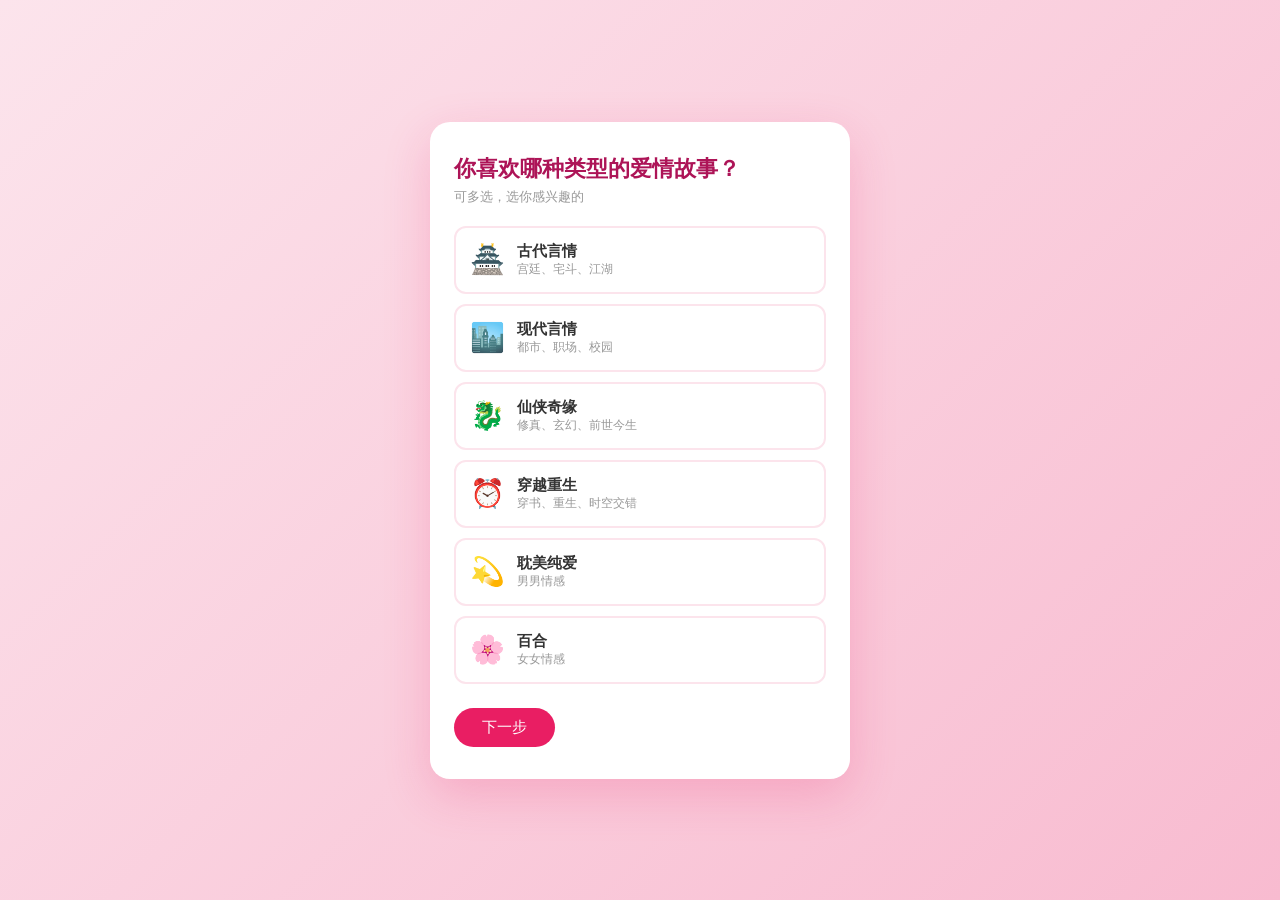
<file: index.html>
<!DOCTYPE html>
<html lang="zh-CN">
<head>
<meta charset="UTF-8">
<meta name="viewport" content="width=device-width, initial-scale=1.0, viewport-fit=cover">
<meta name="theme-color" name="theme-color" content="#c2185b">
<meta name="description" content="阅荐言情 · 发现你的下一本心动小说">
<title>阅荐言情 · 发现你的心动小说</title>
<link rel="manifest" href="manifest.json">
<link rel="icon" href="icons/icon-192.png">
<link rel="apple-touch-icon" href="icons/icon-192.png">
<link rel="stylesheet" href="style.css?v=6">
</head>
<body>

<!-- 首屏引导问卷 -->
<div id="onboarding" class="onboarding" hidden>
  <div class="ob-card">
    <h2 id="ob-title">欢迎来到阅荐言情</h2>
    <p id="ob-sub">花10秒告诉我们你的偏好，推荐更懂你</p>
    <div id="ob-body"></div>
    <div class="ob-nav">
      <button id="ob-back" type="button" class="ghost" hidden>上一步</button>
      <button id="ob-next" type="button" class="primary">开始</button>
    </div>
  </div>
</div>

<header class="topbar">
  <div class="brand">
    <span class="logo">💘</span>
    <div class="brand-txt">
      <h1>阅荐言情</h1>
      <p id="greeting">发现你的下一本心动小说</p>
    </div>
  </div>
  <div class="top-actions">
    <button id="game-btn" type="button" class="ghost" title="纯文字互动故事">🎮 互动故事</button>
    <button id="retry-btn" type="button" class="ghost" title="重新选择偏好" hidden>🎯 重选偏好</button>
  </div>
</header>

<section class="search-wrap">
  <input id="search-input" type="search" placeholder="搜书名 / 作者（中英文都可）" autocomplete="off">
</section>

<main id="main"></main>

<div id="overlay" class="overlay" hidden>
  <div class="modal" id="modal"></div>
</div>

<div id="game-overlay" class="overlay" hidden>
  <div id="game-content" class="game-panel"></div>
</div>

<script src="story-data.js?v=6"></script>
<script src="app.js?v=6"></script>
<script>
if("serviceWorker" in navigator){
  window.addEventListener("load", ()=>{ navigator.serviceWorker.register("sw.js").catch(()=>{}); });
}
</script>
</body>
</html>
</file>
<file: style.css>
/* 阅荐言情 · 粉系言情风格 + Netflix横向卡片流 */
[hidden]{display:none !important}
:root{
  --bg:#fff5f7; --card:#fff; --text:#333; --sub:#999;
  --primary:#e91e63; --primary-d:#ad1457; --border:#fce4ec;
  --shadow:0 2px 12px rgba(233,30,99,.08);
}
*{margin:0;padding:0;box-sizing:border-box}
body{font-family:-apple-system,BlinkMacSystemFont,"Segoe UI","PingFang SC","Hiragino Sans GB","Microsoft YaHei",sans-serif;
  background:var(--bg);color:var(--text);padding-bottom:40px}

/* 顶栏 */
.topbar{background:linear-gradient(135deg,#e91e63,#c2185b);color:#fff;padding:16px 20px;
  display:flex;justify-content:space-between;align-items:center;position:sticky;top:0;z-index:100;
  box-shadow:0 2px 8px rgba(233,30,99,.3)}
.brand{display:flex;align-items:center;gap:10px}
.logo{font-size:28px}
.brand-txt h1{font-size:20px;font-weight:700}
.brand-txt p{font-size:12px;opacity:.9;margin-top:2px}

/* 搜索 */
.search-wrap{padding:12px 16px;position:sticky;top:64px;background:var(--bg);z-index:99}
#search-input{width:100%;padding:12px 16px;border:2px solid var(--border);border-radius:24px;
  font-size:15px;outline:none;background:#fff;transition:border .2s}
#search-input:focus{border-color:var(--primary)}

/* 子分类筛选栏 */
.subcat-bar{display:flex;gap:8px;overflow-x:auto;padding:8px 16px;
  background:#fff;border-bottom:1px solid var(--border);
  -webkit-overflow-scrolling:touch;scrollbar-width:thin;
  position:sticky;top:118px;z-index:98}
.subcat-bar::-webkit-scrollbar{height:3px}
.subcat-bar::-webkit-scrollbar-thumb{background:#f8bbd0;border-radius:2px}
.subcat-chip{flex-shrink:0;padding:6px 14px;border-radius:16px;font-size:13px;
  background:#fce4ec;color:var(--primary-d);cursor:pointer;
  transition:all .2s;border:1px solid transparent;white-space:nowrap}
.subcat-chip:hover{background:#f8bbd0}
.subcat-chip.on{background:var(--primary);color:#fff;border-color:var(--primary)}

/* 主内容 */
main{padding:8px 0}

/* 横向卡片流 */
.book-row{margin-bottom:24px}
.row-title{font-size:17px;font-weight:700;padding:8px 16px;margin-bottom:8px;
  border-left:4px solid var(--primary);padding-left:12px}
.row-scroll{display:flex;gap:12px;overflow-x:auto;padding:4px 16px;
  -webkit-overflow-scrolling:touch;scrollbar-width:thin}
.row-scroll::-webkit-scrollbar{height:4px}
.row-scroll::-webkit-scrollbar-thumb{background:#f8bbd0;border-radius:2px}

/* 书架网格（子分类 / 搜索结果） */
.book-grid{display:grid;grid-template-columns:repeat(auto-fill,minmax(130px,1fr));
  gap:16px;padding:4px 16px;overflow:visible}
.book-grid .card{flex:none;width:100%}
.book-grid .cover{width:100%}

/* 卡片 */
.card{flex:0 0 130px;cursor:pointer;transition:transform .25s, box-shadow .25s}
.card:hover{transform:scale(1.06) translateY(-4px);z-index:10;
  box-shadow:0 8px 24px rgba(233,30,99,.2)}
.card-cover-wrap{position:relative;margin-bottom:6px}
.cover{position:relative;width:130px;height:185px;border-radius:8px;overflow:hidden;
  display:flex;flex-direction:column;justify-content:flex-end;padding:10px;
  box-shadow:0 2px 8px rgba(0,0,0,.12)}
.cover-img{position:absolute;inset:0;width:100%;height:100%;object-fit:cover;z-index:0}
.cover:has(.cover-img)::after{content:"";position:absolute;left:0;right:0;bottom:0;height:55%;background:linear-gradient(transparent,rgba(0,0,0,.55));z-index:0}
.cd-shape{position:absolute;background:rgba(255,255,255,.16);z-index:0}
.cd-lines{position:absolute;z-index:0;display:flex;flex-direction:column;gap:5px}
.cd-lines i{display:block;width:34px;height:2px;background:rgba(255,255,255,.25);border-radius:2px}
.ctitle{position:relative;z-index:1;color:#fff;font-size:12px;font-weight:700;line-height:1.3;
  text-shadow:0 1px 3px rgba(0,0,0,.4)}
.cauthor{position:relative;z-index:1;color:rgba(255,255,255,.85);font-size:10px;margin-top:4px}
.rank-badge{position:absolute;top:-4px;left:-4px;background:var(--primary);color:#fff;
  font-size:11px;font-weight:700;padding:2px 8px;border-radius:10px;z-index:2;
  box-shadow:0 2px 4px rgba(0,0,0,.2)}
.card-title{font-size:12px;font-weight:600;line-height:1.3;
  overflow:hidden;text-overflow:ellipsis;display:-webkit-box;-webkit-line-clamp:2;-webkit-box-orient:vertical}
.card-author{font-size:11px;color:var(--sub);margin-top:2px}
.card-stars{font-size:11px;color:#c77e2e;margin-top:2px}

/* 空状态 */
.empty{text-align:center;padding:60px 20px;color:var(--sub);font-size:14px}

/* 详情弹窗 */
.overlay{position:fixed;inset:0;background:rgba(0,0,0,.5);z-index:1000;
  display:flex;align-items:center;justify-content:center;padding:20px}
.modal{background:#fff;border-radius:16px;max-width:480px;width:100%;max-height:85vh;
  overflow-y:auto;padding:24px;box-shadow:0 16px 48px rgba(0,0,0,.2)}
.modal-head{display:flex;gap:16px;margin-bottom:16px}
.modal-head .cover{width:110px;height:155px;flex-shrink:0}
.modal-head h2{font-size:18px;line-height:1.4;margin-bottom:8px}
.modal-head .meta{font-size:13px;color:var(--sub);margin-top:3px}
.tags{margin-top:8px;display:flex;gap:6px;flex-wrap:wrap}
.t{background:#fce4ec;color:var(--primary-d);font-size:11px;padding:2px 8px;border-radius:10px}
.desc-block{margin-top:12px}
.desc-block h4{font-size:14px;color:var(--primary);margin-bottom:6px}
.desc-body{font-size:14px;line-height:1.7;color:#555;white-space:pre-wrap}
.modal-close{display:block;margin:20px auto 0;padding:10px 32px;background:var(--primary);
  color:#fff;border:none;border-radius:20px;font-size:14px;cursor:pointer}
.modal-close:hover{background:var(--primary-d)}

/* 首屏问卷 */
.onboarding{position:fixed;inset:0;background:linear-gradient(135deg,#fce4ec,#f8bbd0);
  z-index:2000;display:flex;align-items:center;justify-content:center;padding:20px}
.ob-card{background:#fff;border-radius:20px;max-width:420px;width:100%;padding:32px 24px;
  box-shadow:0 16px 48px rgba(233,30,99,.2)}
.ob-card h2{font-size:22px;color:var(--primary-d);margin-bottom:4px}
.ob-card>p{font-size:13px;color:var(--sub);margin-bottom:20px}
.ob-opts{display:flex;flex-direction:column;gap:10px}
.ob-opt{display:flex;align-items:center;gap:12px;padding:14px;border:2px solid #fce4ec;
  border-radius:12px;cursor:pointer;transition:all .2s}
.ob-opt:hover{border-color:var(--primary);background:#fff5f7}
.ob-opt.on{border-color:var(--primary);background:#fce4ec}
.ob-icon{font-size:28px}
.ob-label{font-size:15px;font-weight:600}
.ob-desc{font-size:12px;color:var(--sub)}
.ob-nav{display:flex;justify-content:space-between;margin-top:24px}
.primary{background:var(--primary);color:#fff;border:none;padding:10px 28px;
  border-radius:20px;font-size:15px;cursor:pointer}
.primary:hover{background:var(--primary-d)}
.ghost{background:transparent;color:var(--primary);border:1px solid var(--primary);
  padding:10px 20px;border-radius:20px;font-size:14px;cursor:pointer}

/* 重选偏好按钮 */
#retry-btn{background:rgba(255,255,255,.2);color:#fff;border:1px solid rgba(255,255,255,.4);
  padding:6px 14px;border-radius:14px;font-size:12px;cursor:pointer}
.top-actions{display:flex;gap:8px;align-items:center}

/* ===== 文字互动故事 ===== */
.game-panel{background:#fff;border-radius:16px;max-width:560px;width:100%;max-height:85vh;
  overflow-y:auto;padding:24px;box-shadow:0 16px 48px rgba(0,0,0,.2)}
.game-head{display:flex;justify-content:space-between;align-items:center;margin-bottom:16px;gap:10px}
.game-head h3{font-size:18px;color:var(--primary-d)}
.game-head p{font-size:12px;color:var(--sub);margin-top:2px}
.game-back{background:none;border:none;color:var(--primary);font-size:13px;cursor:pointer;white-space:nowrap}
.story-list{display:flex;flex-direction:column;gap:12px;margin-bottom:18px}
.story-card{display:flex;align-items:center;gap:14px;padding:16px;border:2px solid var(--border);
  border-radius:14px;transition:all .2s}
.story-card:hover{border-color:var(--primary);background:#fff5f7}
.story-icon{font-size:30px;flex-shrink:0}
.story-info{flex:1;min-width:0}
.story-title{font-size:15px;font-weight:700;margin-bottom:4px}
.story-desc{font-size:12px;color:var(--sub);line-height:1.5}
.story-start{flex-shrink:0;background:var(--primary);color:#fff;border:none;padding:8px 18px;
  border-radius:16px;font-size:13px;cursor:pointer}
.story-start:hover{background:var(--primary-d)}
.story-text{font-size:15px;line-height:1.9;color:#444;background:#fff5f7;border-radius:12px;
  padding:18px;margin-bottom:18px;white-space:pre-wrap}
.story-choices{display:flex;flex-direction:column;gap:10px}
.story-choice{text-align:left;padding:14px 16px;border:2px solid var(--border);border-radius:12px;
  background:#fff;font-size:14px;cursor:pointer;transition:all .2s;color:var(--text)}
.story-choice:hover{border-color:var(--primary);background:#fff5f7}
.ending{border-radius:14px;padding:20px;margin-bottom:18px}
.ending-good{background:#e8f5e9;border:1px solid #a5d6a7}
.ending-ok{background:#e3f2fd;border:1px solid #90caf9}
.ending-bittersweet{background:#ede7f6;border:1px solid #b39ddb}
.ending-title{font-size:16px;font-weight:700;margin-bottom:8px;color:var(--primary-d)}
.ending-text{font-size:14px;line-height:1.8;color:#555;white-space:pre-wrap}
.game-btns{display:flex;gap:10px;justify-content:center;flex-wrap:wrap}
.game-btn{padding:10px 24px;border-radius:20px;font-size:14px;cursor:pointer}

/* 响应式：手机 */
@media(max-width:480px){
  .card{flex:0 0 105px}
  .cover{width:105px;height:150px}
  .ctitle{font-size:11px}
}
</file>
<file: pwa/style.css>
/* 阅荐言情 · 粉系言情风格 + Netflix横向卡片流 */
:root{
  --bg:#fff5f7; --card:#fff; --text:#333; --sub:#999;
  --primary:#e91e63; --primary-d:#ad1457; --border:#fce4ec;
  --shadow:0 2px 12px rgba(233,30,99,.08);
}
*{margin:0;padding:0;box-sizing:border-box}
body{font-family:-apple-system,BlinkMacSystemFont,"Segoe UI","PingFang SC","Hiragino Sans GB","Microsoft YaHei",sans-serif;
  background:var(--bg);color:var(--text);padding-bottom:40px}

/* 顶栏 */
.topbar{background:linear-gradient(135deg,#e91e63,#c2185b);color:#fff;padding:16px 20px;
  display:flex;justify-content:space-between;align-items:center;position:sticky;top:0;z-index:100;
  box-shadow:0 2px 8px rgba(233,30,99,.3)}
.brand{display:flex;align-items:center;gap:10px}
.logo{font-size:28px}
.brand-txt h1{font-size:20px;font-weight:700}
.brand-txt p{font-size:12px;opacity:.9;margin-top:2px}

/* 搜索 */
.search-wrap{padding:12px 16px;position:sticky;top:64px;background:var(--bg);z-index:99}
#search-input{width:100%;padding:12px 16px;border:2px solid var(--border);border-radius:24px;
  font-size:15px;outline:none;background:#fff;transition:border .2s}
#search-input:focus{border-color:var(--primary)}

/* 主内容 */
main{padding:8px 0}

/* 横向卡片流 */
.book-row{margin-bottom:24px}
.row-title{font-size:17px;font-weight:700;padding:8px 16px;margin-bottom:8px;
  border-left:4px solid var(--primary);padding-left:12px}
.row-scroll{display:flex;gap:12px;overflow-x:auto;padding:4px 16px;
  -webkit-overflow-scrolling:touch;scrollbar-width:thin}
.row-scroll.single{flex-direction:column;overflow-x:hidden;overflow-y:auto}
.row-scroll.single .card{width:100%}
.row-scroll::-webkit-scrollbar{height:4px}
.row-scroll::-webkit-scrollbar-thumb{background:#f8bbd0;border-radius:2px}

/* 卡片 */
.card{flex:0 0 130px;cursor:pointer;transition:transform .25s, box-shadow .25s}
.card:hover{transform:scale(1.06) translateY(-4px);z-index:10;
  box-shadow:0 8px 24px rgba(233,30,99,.2)}
.card-cover-wrap{position:relative;margin-bottom:6px}
.cover{width:130px;height:185px;border-radius:8px;overflow:hidden;
  display:flex;flex-direction:column;justify-content:flex-end;padding:10px;
  box-shadow:0 2px 8px rgba(0,0,0,.12)}
.ctitle{color:#fff;font-size:12px;font-weight:700;line-height:1.3;
  text-shadow:0 1px 3px rgba(0,0,0,.4)}
.cauthor{color:rgba(255,255,255,.85);font-size:10px;margin-top:4px}
.rank-badge{position:absolute;top:-4px;left:-4px;background:var(--primary);color:#fff;
  font-size:11px;font-weight:700;padding:2px 8px;border-radius:10px;z-index:2;
  box-shadow:0 2px 4px rgba(0,0,0,.2)}
.card-title{font-size:12px;font-weight:600;line-height:1.3;
  overflow:hidden;text-overflow:ellipsis;display:-webkit-box;-webkit-line-clamp:2;-webkit-box-orient:vertical}
.card-author{font-size:11px;color:var(--sub);margin-top:2px}
.card-stars{font-size:11px;color:#c77e2e;margin-top:2px}

/* 空状态 */
.empty{text-align:center;padding:60px 20px;color:var(--sub);font-size:14px}

/* 详情弹窗 */
.overlay{position:fixed;inset:0;background:rgba(0,0,0,.5);z-index:1000;
  display:flex;align-items:center;justify-content:center;padding:20px}
.modal{background:#fff;border-radius:16px;max-width:480px;width:100%;max-height:85vh;
  overflow-y:auto;padding:24px;box-shadow:0 16px 48px rgba(0,0,0,.2)}
.modal-head{display:flex;gap:16px;margin-bottom:16px}
.modal-head .cover{width:110px;height:155px;flex-shrink:0}
.modal-head h2{font-size:18px;line-height:1.4;margin-bottom:8px}
.modal-head .meta{font-size:13px;color:var(--sub);margin-top:3px}
.tags{margin-top:8px;display:flex;gap:6px;flex-wrap:wrap}
.t{background:#fce4ec;color:var(--primary-d);font-size:11px;padding:2px 8px;border-radius:10px}
.desc-block{margin-top:12px}
.desc-block h4{font-size:14px;color:var(--primary);margin-bottom:6px}
.desc-body{font-size:14px;line-height:1.7;color:#555;white-space:pre-wrap}
.modal-close{display:block;margin:20px auto 0;padding:10px 32px;background:var(--primary);
  color:#fff;border:none;border-radius:20px;font-size:14px;cursor:pointer}
.modal-close:hover{background:var(--primary-d)}

/* 首屏问卷 */
.onboarding{position:fixed;inset:0;background:linear-gradient(135deg,#fce4ec,#f8bbd0);
  z-index:2000;display:flex;align-items:center;justify-content:center;padding:20px}
.ob-card{background:#fff;border-radius:20px;max-width:420px;width:100%;padding:32px 24px;
  box-shadow:0 16px 48px rgba(233,30,99,.2)}
.ob-card h2{font-size:22px;color:var(--primary-d);margin-bottom:4px}
.ob-card>p{font-size:13px;color:var(--sub);margin-bottom:20px}
.ob-opts{display:flex;flex-direction:column;gap:10px}
.ob-opt{display:flex;align-items:center;gap:12px;padding:14px;border:2px solid #fce4ec;
  border-radius:12px;cursor:pointer;transition:all .2s}
.ob-opt:hover{border-color:var(--primary);background:#fff5f7}
.ob-opt.on{border-color:var(--primary);background:#fce4ec}
.ob-icon{font-size:28px}
.ob-label{font-size:15px;font-weight:600}
.ob-desc{font-size:12px;color:var(--sub)}
.ob-nav{display:flex;justify-content:space-between;margin-top:24px}
.primary{background:var(--primary);color:#fff;border:none;padding:10px 28px;
  border-radius:20px;font-size:15px;cursor:pointer}
.primary:hover{background:var(--primary-d)}
.ghost{background:transparent;color:var(--primary);border:1px solid var(--primary);
  padding:10px 20px;border-radius:20px;font-size:14px;cursor:pointer}

/* 重选偏好按钮 */
#retry-btn{background:rgba(255,255,255,.2);color:#fff;border:1px solid rgba(255,255,255,.4);
  padding:6px 14px;border-radius:14px;font-size:12px;cursor:pointer}

/* 响应式：手机 */
@media(max-width:480px){
  .card{flex:0 0 105px}
  .cover{width:105px;height:150px}
  .ctitle{font-size:11px}
}
</file>
